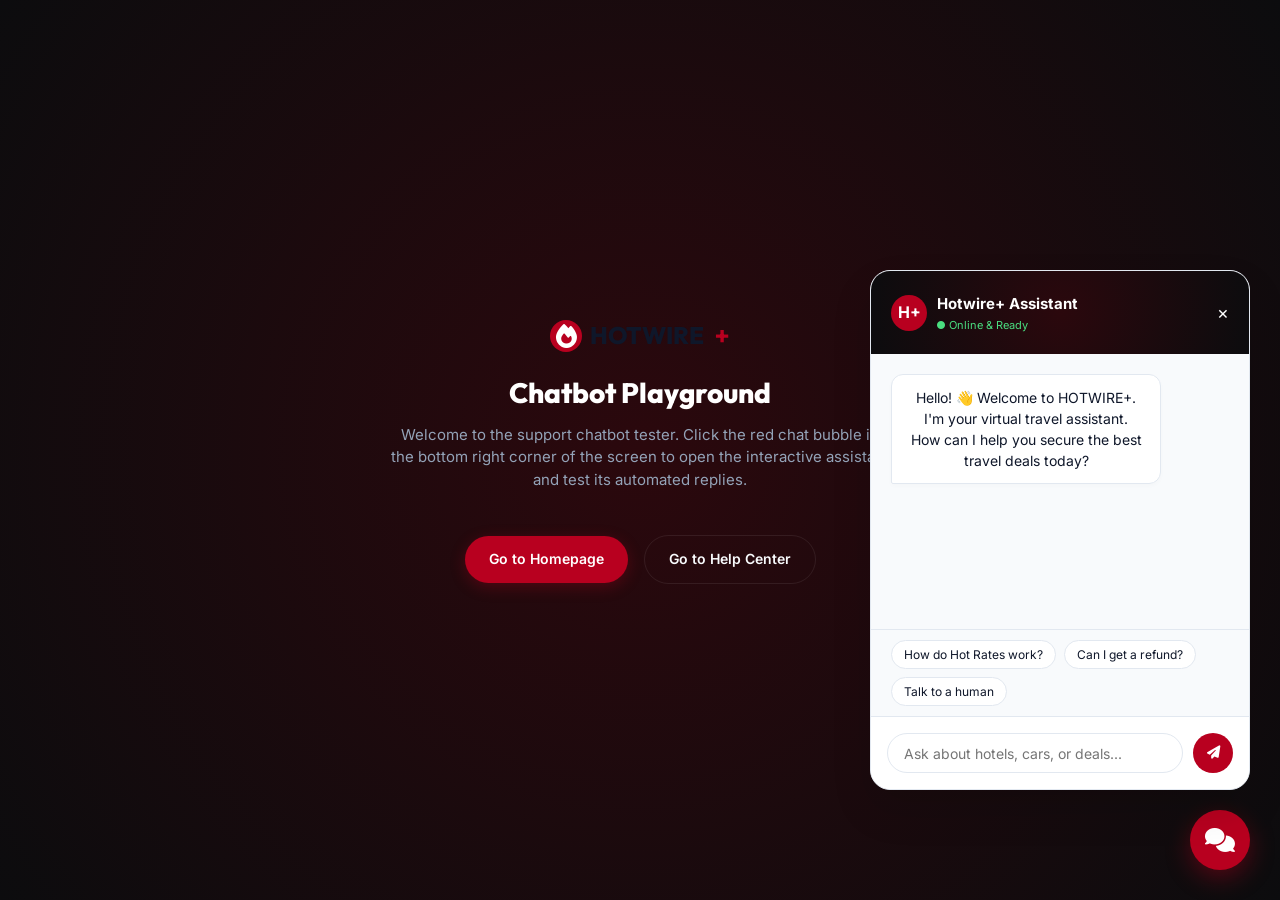
<file: chatbot.html>
<!DOCTYPE html>
<html lang="en">
<head>
  <meta charset="UTF-8">
  <meta name="viewport" content="width=device-width, initial-scale=1.0">
  <title>HOTWIRE+ | Support Chatbot Assistant</title>
  <link rel="stylesheet" href="style.css">
  <link rel="stylesheet" href="https://cdnjs.cloudflare.com/ajax/libs/font-awesome/6.4.0/css/all.min.css">
</head>
<body style="background: var(--bg-dark-radial); min-height: 100vh; display: flex; align-items: center; justify-content: center; flex-direction: column; color: white; padding: 24px; text-align: center;">

  <div style="max-width: 500px; margin-bottom: 24px;">
    <a href="index.html" class="logo" style="display:inline-flex; justify-content:center; margin-bottom:16px;">
      <div class="logo-flame">
        <i class="fa-solid fa-fire"></i>
      </div>
      HOTWIRE<span class="logo-plus">+</span>
    </a>
    <h2 style="font-size:28px; font-weight:800; margin-bottom:8px;">Chatbot Playground</h2>
    <p style="color:var(--text-muted-dark); font-size:15px; line-height:1.5;">Welcome to the support chatbot tester. Click the red chat bubble in the bottom right corner of the screen to open the interactive assistant and test its automated replies.</p>
  </div>

  <div style="margin-top: 20px;">
    <a href="index.html" class="btn btn-primary" style="margin-right:12px;">Go to Homepage</a>
    <a href="support.html" class="btn btn-outline-white">Go to Help Center</a>
  </div>

  <!-- Chatbot Container Widget -->
  <div class="chatbot-container" id="chatbot-container"></div>

  <!-- JS Scripts -->
  <script src="chatbot.js"></script>
  <script>
    // Automatically open the chatbot window on load in this playground
    window.addEventListener('DOMContentLoaded', () => {
      setTimeout(() => {
        toggleChatbot();
      }, 500);
    });
  </script>
</body>
</html>
</file>
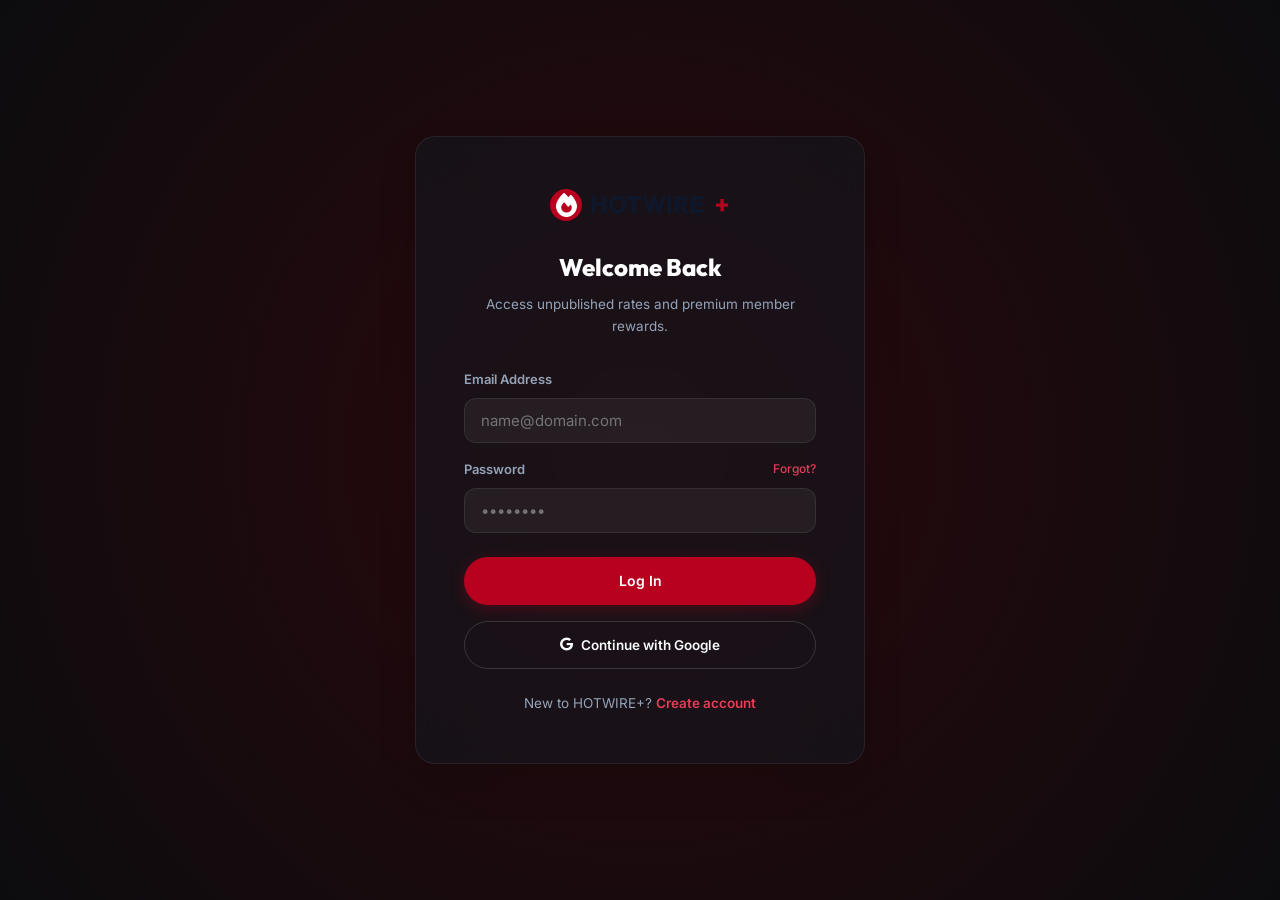
<file: login.html>
<!DOCTYPE html>
<html lang="en">
<head>
  <meta charset="UTF-8">
  <meta name="viewport" content="width=device-width, initial-scale=1.0">
  <title>HOTWIRE+ | Access Premium Bookings</title>
  <link rel="stylesheet" href="style.css">
  <link rel="stylesheet" href="https://cdnjs.cloudflare.com/ajax/libs/font-awesome/6.4.0/css/all.min.css">
</head>
<body class="login-body">

  <div class="login-card">
    <a href="index.html" class="logo text-center" style="display:inline-flex; justify-content:center; margin-bottom:24px;">
      <div class="logo-flame">
        <i class="fa-solid fa-fire"></i>
      </div>
      HOTWIRE<span class="logo-plus">+</span>
    </a>

    <h2 style="font-size:24px; font-weight:800; margin-bottom:8px; color:white;">Welcome Back</h2>
    <p style="color:var(--text-muted-dark); font-size:13.5px; margin-bottom:32px;">Access unpublished rates and premium member rewards.</p>

    <form onsubmit="handleLogin(event)">
      <div class="form-group" style="text-align:left; margin-bottom:16px;">
        <label class="form-label" style="color:var(--text-muted-dark);">Email Address</label>
        <input type="email" class="form-control" style="background:rgba(255,255,255,0.05); border-color:var(--border-dark); color:white;" placeholder="name@domain.com" required>
      </div>

      <div class="form-group" style="text-align:left; margin-bottom:24px;">
        <div class="d-flex justify-content-between">
          <label class="form-label" style="color:var(--text-muted-dark);">Password</label>
          <a href="#" style="font-size:12px; color:var(--accent-color); font-weight:500;">Forgot?</a>
        </div>
        <input type="password" class="form-control" style="background:rgba(255,255,255,0.05); border-color:var(--border-dark); color:white;" placeholder="••••••••" required>
      </div>

      <button type="submit" class="btn btn-primary" style="width:100%; height:48px; margin-bottom:16px;">Log In</button>
    </form>

    <button class="btn btn-outline-white" style="width:100%; height:48px; font-size:13.5px; border-color:rgba(255,255,255,0.15);" onclick="window.location.href='index.html'">
      <i class="fa-brands fa-google"></i> Continue with Google
    </button>

    <p style="color:var(--text-muted-dark); font-size:13.5px; margin-top:24px;">
      New to HOTWIRE+? <a href="#" style="color:var(--accent-color); font-weight:600;">Create account</a>
    </p>
  </div>

  <script>
    function handleLogin(e) {
      e.preventDefault();
      // Mock log in success
      localStorage.setItem('user_logged_in', 'true');
      window.location.href = 'index.html';
    }
  </script>
</body>
</html>
</file>
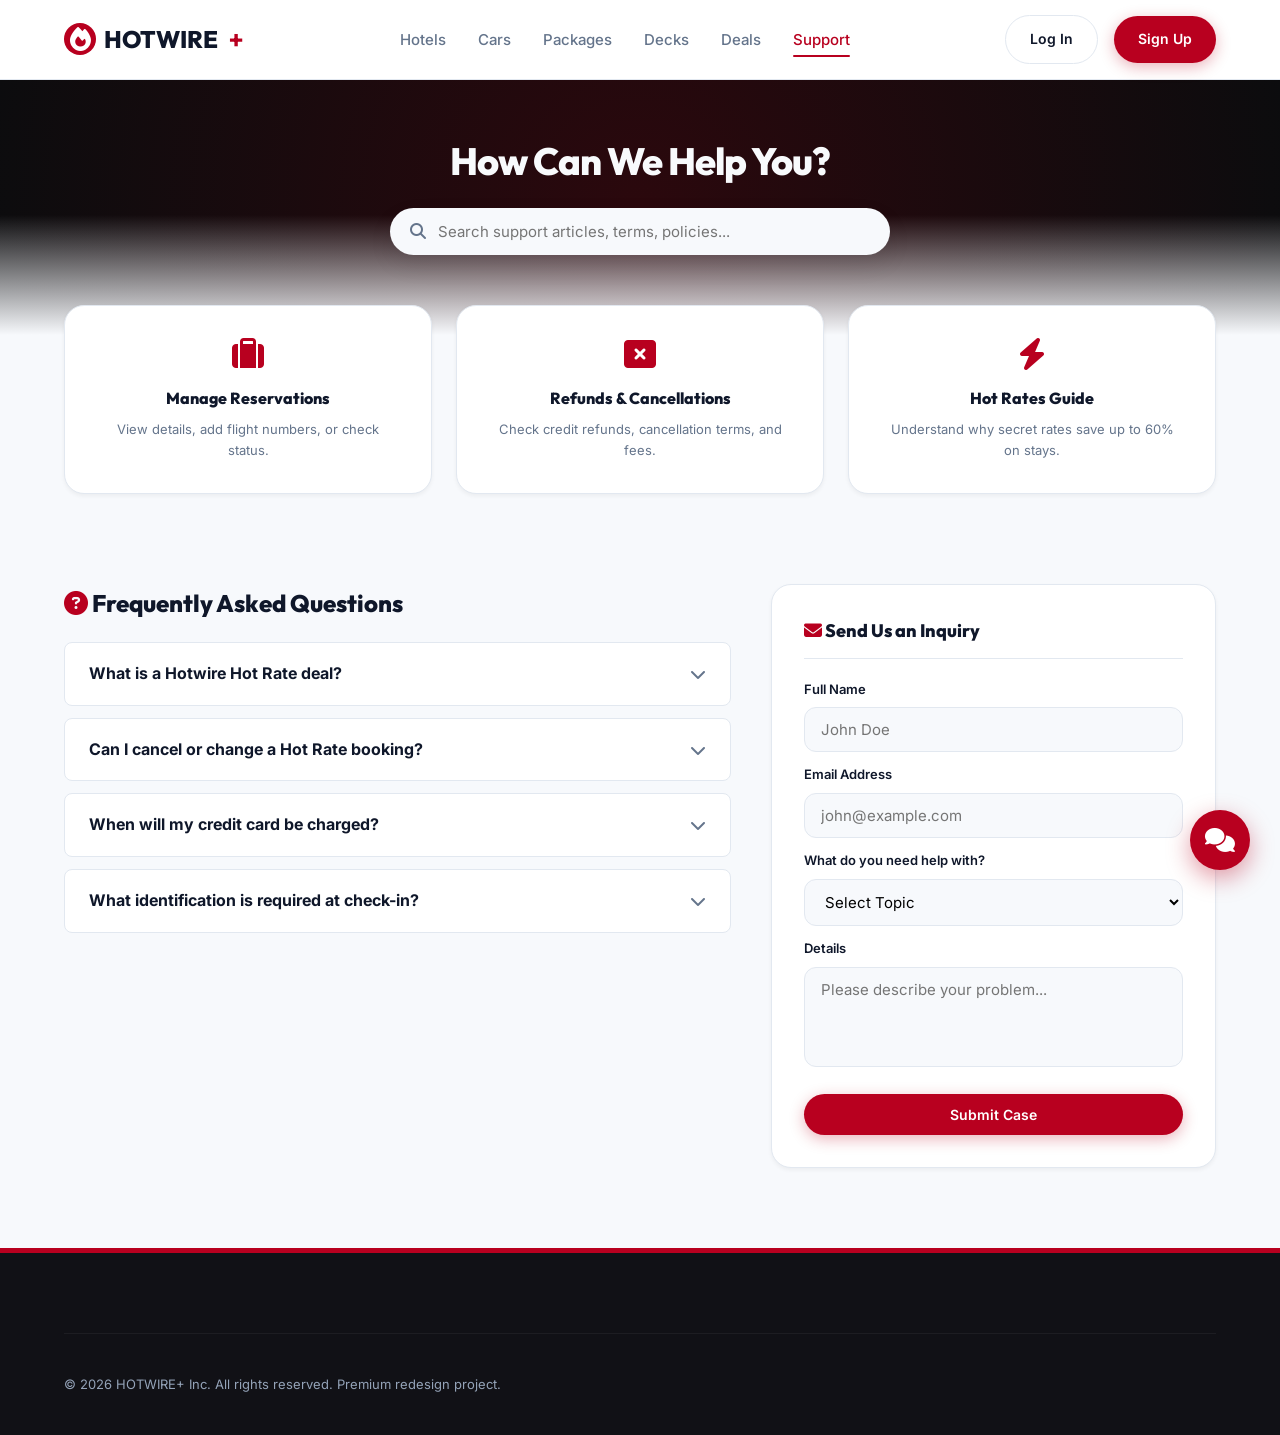
<file: support.html>
<!DOCTYPE html>
<html lang="en">
<head>
  <meta charset="UTF-8">
  <meta name="viewport" content="width=device-width, initial-scale=1.0">
  <title>HOTWIRE+ | Help & Support Center</title>
  <link rel="stylesheet" href="style.css">
  <link rel="stylesheet" href="https://cdnjs.cloudflare.com/ajax/libs/font-awesome/6.4.0/css/all.min.css">
  <style>
    /* Accordion FAQ styles */
    .faq-container {
      margin-top: 20px;
    }
    .faq-item {
      background: white;
      border: 1px solid var(--border-light);
      border-radius: var(--radius-sm);
      margin-bottom: 12px;
      overflow: hidden;
      transition: all var(--transition-fast);
    }
    .faq-header {
      padding: 18px 24px;
      font-weight: 700;
      color: var(--text-dark);
      cursor: pointer;
      display: flex;
      justify-content: space-between;
      align-items: center;
      user-select: none;
    }
    .faq-header:hover {
      background: var(--bg-light);
    }
    .faq-body {
      padding: 0 24px;
      max-height: 0;
      overflow: hidden;
      transition: max-height 0.3s ease-out, padding 0.3s ease-out;
      font-size: 14.5px;
      color: var(--text-muted);
      line-height: 1.6;
    }
    .faq-item.active {
      border-color: var(--primary-color);
    }
    .faq-item.active .faq-body {
      padding: 0 24px 20px 24px;
      max-height: 200px;
    }
    .faq-item.active .faq-icon {
      transform: rotate(180deg);
      color: var(--primary-color);
    }
    .faq-icon {
      transition: transform var(--transition-fast);
      color: var(--text-muted);
    }
  </style>
</head>
<body>

  <!-- Premium Navigation Header -->
  <header class="premium-header">
    <div class="container nav-container">
      <a href="index.html" class="logo" id="header-logo">
        <div class="logo-flame">
          <i class="fa-solid fa-fire"></i>
        </div>
        HOTWIRE<span class="logo-plus">+</span>
      </a>
      
      <ul class="nav-menu">
        <li><a href="index.html" class="nav-link" id="nav-link-hotels">Hotels</a></li>
        <li><a href="index.html?tab=cars" class="nav-link" id="nav-link-cars">Cars</a></li>
        <li><a href="results.html" class="nav-link" id="nav-link-packages">Packages</a></li>
        <li><a href="results.html" class="nav-link" id="nav-link-decks">Decks</a></li>
        <li><a href="results.html" class="nav-link" id="nav-link-deals">Deals</a></li>
        <li><a href="support.html" class="nav-link active" id="nav-link-support">Support</a></li>
      </ul>

      <div class="nav-actions">
        <a href="login.html" class="btn btn-outline" id="btn-login">Log In</a>
        <a href="login.html" class="btn btn-primary" id="btn-signup">Sign Up</a>
      </div>
    </div>
  </header>

  <!-- Support Header Banner -->
  <section class="hero-section" style="padding: 60px 0 80px 0;">
    <div class="container">
      <h1 class="hero-title" style="font-size: 38px;">How Can We Help You?</h1>
      <div style="max-width: 500px; margin: 0 auto; position:relative;">
        <input type="text" class="form-control" style="border-radius: 30px; padding: 14px 20px 14px 48px; border:none; box-shadow:var(--shadow-md); font-size:15px;" placeholder="Search support articles, terms, policies...">
        <i class="fa-solid fa-magnifying-glass" style="position:absolute; left:20px; top:50%; transform:translateY(-50%); color:var(--text-muted);"></i>
      </div>
    </div>
  </section>

  <!-- Support Body Grid -->
  <div class="container" style="margin-top: -30px; position:relative; z-index:5;">
    <!-- Category Cards -->
    <div class="cards-grid" style="grid-template-columns: repeat(3, 1fr); gap: 24px; margin-bottom: 50px;">
      <div class="form-card text-center" style="margin-bottom:0; cursor:pointer; transition:all 0.3s;" onclick="alert('Redirecting to Reservations help panel...')">
        <i class="fa-solid fa-suitcase" style="font-size:32px; color:var(--primary-color); margin-bottom:16px;"></i>
        <h3 style="font-size:16px; font-weight:800; margin-bottom:8px;">Manage Reservations</h3>
        <p style="color:var(--text-muted); font-size:13px;">View details, add flight numbers, or check status.</p>
      </div>

      <div class="form-card text-center" style="margin-bottom:0; cursor:pointer; transition:all 0.3s;" onclick="alert('Redirecting to Cancellations help panel...')">
        <i class="fa-solid fa-rectangle-xmark" style="font-size:32px; color:var(--primary-color); margin-bottom:16px;"></i>
        <h3 style="font-size:16px; font-weight:800; margin-bottom:8px;">Refunds & Cancellations</h3>
        <p style="color:var(--text-muted); font-size:13px;">Check credit refunds, cancellation terms, and fees.</p>
      </div>

      <div class="form-card text-center" style="margin-bottom:0; cursor:pointer; transition:all 0.3s;" onclick="alert('Opening Hot Rates explanatory guide...')">
        <i class="fa-solid fa-bolt" style="font-size:32px; color:var(--primary-color); margin-bottom:16px;"></i>
        <h3 style="font-size:16px; font-weight:800; margin-bottom:8px;">Hot Rates Guide</h3>
        <p style="color:var(--text-muted); font-size:13px;">Understand why secret rates save up to 60% on stays.</p>
      </div>
    </div>

    <!-- Details Grid -->
    <div class="details-layout" style="grid-template-columns: 1.5fr 1fr; gap: 40px; padding-bottom: 80px;">
      <!-- FAQs section -->
      <div>
        <h2 style="font-size:24px; font-weight:800; margin-bottom:20px; color:var(--text-dark);"><i class="fa-solid fa-circle-question" style="color:var(--primary-color);"></i> Frequently Asked Questions</h2>
        
        <div class="faq-container">
          <div class="faq-item">
            <div class="faq-header" onclick="toggleFaq(this)">
              <span>What is a Hotwire Hot Rate deal?</span>
              <i class="fa-solid fa-chevron-down faq-icon"></i>
            </div>
            <div class="faq-body">
              Hot Rate deals are special deep-discount offers where the exact brand name of the hotel or car rental company is kept secret until the booking is paid and confirmed. This allows luxury brands to sell extra inventory without diluting their standard pricing.
            </div>
          </div>

          <div class="faq-item">
            <div class="faq-header" onclick="toggleFaq(this)">
              <span>Can I cancel or change a Hot Rate booking?</span>
              <i class="fa-solid fa-chevron-down faq-icon"></i>
            </div>
            <div class="faq-body">
              To offer such massive discounts (up to 60% off standard rates), Hot Rate hotel bookings and car rentals are non-refundable, non-changeable, non-transferable, and non-cancelable. Please double-check your check-in dates and location before paying.
            </div>
          </div>

          <div class="faq-item">
            <div class="faq-header" onclick="toggleFaq(this)">
              <span>When will my credit card be charged?</span>
              <i class="fa-solid fa-chevron-down faq-icon"></i>
            </div>
            <div class="faq-body">
              Your credit card will be charged immediately for the full amount of the booking upon clicking "Complete Secure Booking". This ensures your reservation is locked in at the secret discounted rate.
            </div>
          </div>

          <div class="faq-item">
            <div class="faq-header" onclick="toggleFaq(this)">
              <span>What identification is required at check-in?</span>
              <i class="fa-solid fa-chevron-down faq-icon"></i>
            </div>
            <div class="faq-body">
              You must present a government-issued photo ID (driver's license or passport) and a physical credit card in the primary traveler's name. The hotel/car provider requires this for security deposits and incidental charges.
            </div>
          </div>
        </div>
      </div>

      <!-- Contact Form -->
      <aside>
        <div class="form-card" style="margin-bottom:0;">
          <h3 style="font-size:18px; font-weight:800; border-bottom:1px solid var(--border-light); padding-bottom:12px; margin-bottom:20px; color:var(--text-dark);">
            <i class="fa-solid fa-envelope" style="color:var(--primary-color);"></i> Send Us an Inquiry
          </h3>
          <form onsubmit="handleInquiry(event)">
            <div class="form-group" style="margin-bottom:12px;">
              <label class="form-label">Full Name</label>
              <input type="text" class="form-control" placeholder="John Doe" required>
            </div>
            <div class="form-group" style="margin-bottom:12px;">
              <label class="form-label">Email Address</label>
              <input type="email" class="form-control" placeholder="john@example.com" required>
            </div>
            <div class="form-group" style="margin-bottom:12px;">
              <label class="form-label">What do you need help with?</label>
              <select class="form-control" style="background:var(--bg-light);" required>
                <option value="">Select Topic</option>
                <option value="billing">Billing & Overcharges</option>
                <option value="cancel">Booking Cancellations</option>
                <option value="partner">Partnering with Hotwire+</option>
                <option value="other">Other Issues</option>
              </select>
            </div>
            <div class="form-group" style="margin-bottom:20px;">
              <label class="form-label">Details</label>
              <textarea class="form-control" style="height:100px; resize:none;" placeholder="Please describe your problem..." required></textarea>
            </div>
            <button type="submit" class="btn btn-primary" style="width:100%;">Submit Case</button>
          </form>
        </div>
      </aside>
    </div>
  </div>

  <!-- Premium Footer -->
  <footer class="premium-footer">
    <div class="container">
      <div class="footer-bottom">
        <p>&copy; 2026 HOTWIRE+ Inc. All rights reserved. Premium redesign project.</p>
      </div>
    </div>
  </footer>

  <!-- Chatbot Container -->
  <div class="chatbot-container" id="chatbot-container"></div>

  <script>
    // FAQ Accordion Toggle
    function toggleFaq(header) {
      const item = header.closest('.faq-item');
      const isActive = item.classList.contains('active');
      
      // Close all first
      document.querySelectorAll('.faq-item').forEach(i => i.classList.remove('active'));
      
      if (!isActive) {
        item.classList.add('active');
      }
    }

    // Submit inquiry
    function handleInquiry(e) {
      e.preventDefault();
      alert('Support case submitted successfully! Our support agents will email you within 24 hours.');
      e.target.reset();
    }
  </script>
  <script src="chatbot.js"></script>
</body>
</html>
</file>
<file: style.css>
@import url('https://fonts.googleapis.com/css2?family=Inter:wght@300;400;500;600;700&family=Outfit:wght@400;500;600;700;800&display=swap');

:root {
  --primary-color: #B8001F;
  --primary-hover: #900018;
  --primary-light: rgba(184, 0, 31, 0.1);
  --accent-color: #E23E57;
  --bg-dark: #0F0F12;
  --bg-dark-radial: radial-gradient(circle at center, #2b080d 0%, #0c0c0e 100%);
  --bg-light: #F7F9FC;
  --surface-light: #FFFFFF;
  --surface-dark: #16161D;
  --border-light: #E2E8F0;
  --border-dark: rgba(255, 255, 255, 0.08);
  --text-dark: #0F172A;
  --text-light: #F8FAFC;
  --text-muted: #64748B;
  --text-muted-dark: #94A3B8;
  --shadow-sm: 0 2px 4px rgba(0, 0, 0, 0.05);
  --shadow-md: 0 10px 25px rgba(0, 0, 0, 0.08);
  --shadow-lg: 0 20px 40px rgba(0, 0, 0, 0.12);
  --glass-bg: rgba(22, 22, 29, 0.75);
  --glass-border: rgba(255, 255, 255, 0.07);
  --glass-blur: blur(16px);
  --radius-sm: 8px;
  --radius-md: 12px;
  --radius-lg: 20px;
  --radius-xl: 30px;
  --transition-fast: 0.2s cubic-bezier(0.4, 0, 0.2, 1);
  --transition-normal: 0.3s cubic-bezier(0.4, 0, 0.2, 1);
  --font-sans: 'Inter', sans-serif;
  --font-title: 'Outfit', sans-serif;
}

* {
  margin: 0;
  padding: 0;
  box-sizing: border-box;
  font-family: var(--font-sans);
}

body {
  background-color: var(--bg-light);
  color: var(--text-dark);
  line-height: 1.6;
  overflow-x: hidden;
}

/* Typography */
h1, h2, h3, h4, h5, h6 {
  font-family: var(--font-title);
  color: inherit;
  font-weight: 700;
}

a {
  text-decoration: none;
  color: inherit;
  transition: var(--transition-fast);
}

/* Custom Scrollbar */
::-webkit-scrollbar {
  width: 8px;
}
::-webkit-scrollbar-track {
  background: var(--bg-light);
}
::-webkit-scrollbar-thumb {
  background: #CBD5E1;
  border-radius: 4px;
}
::-webkit-scrollbar-thumb:hover {
  background: #94A3B8;
}

/* Utility Classes */
.container {
  max-width: 1200px;
  margin: 0 auto;
  padding: 0 24px;
}

.section-padding {
  padding: 80px 0;
}

.text-center { text-align: center; }
.d-flex { display: flex; }
.align-items-center { align-items: center; }
.justify-content-between { justify-content: space-between; }
.flex-column { flex-direction: column; }

/* Buttons */
.btn {
  display: inline-flex;
  align-items: center;
  justify-content: center;
  padding: 12px 24px;
  border-radius: var(--radius-xl);
  font-weight: 600;
  font-size: 14px;
  cursor: pointer;
  transition: all var(--transition-normal);
  border: none;
  outline: none;
  gap: 8px;
}

.btn-primary {
  background-color: var(--primary-color);
  color: white;
  box-shadow: 0 4px 15px rgba(184, 0, 31, 0.3);
}

.btn-primary:hover {
  background-color: var(--primary-hover);
  transform: translateY(-2px);
  box-shadow: 0 6px 20px rgba(184, 0, 31, 0.4);
}

.btn-primary:active {
  transform: translateY(0);
}

.btn-outline {
  background-color: transparent;
  color: var(--text-dark);
  border: 1.5px solid var(--border-light);
}

.btn-outline:hover {
  background-color: var(--border-light);
  transform: translateY(-2px);
}

.btn-outline-white {
  background-color: transparent;
  color: var(--text-light);
  border: 1.5px solid var(--border-dark);
}

.btn-outline-white:hover {
  background-color: rgba(255, 255, 255, 0.1);
  border-color: var(--text-light);
  transform: translateY(-2px);
}

.btn-sm {
  padding: 8px 16px;
  font-size: 12px;
}

/* Header/Navigation */
.premium-header {
  background-color: var(--surface-light);
  border-bottom: 1px solid var(--border-light);
  position: sticky;
  top: 0;
  z-index: 100;
  height: 80px;
  transition: var(--transition-normal);
}

.premium-header.scrolled {
  box-shadow: var(--shadow-md);
  height: 70px;
}

.nav-container {
  display: flex;
  align-items: center;
  justify-content: space-between;
  height: 100%;
}

.logo {
  display: flex;
  align-items: center;
  gap: 8px;
  font-family: var(--font-title);
  font-size: 24px;
  font-weight: 800;
  color: var(--text-dark);
}

.logo-flame {
  background: var(--primary-color);
  width: 32px;
  height: 32px;
  border-radius: 50%;
  display: flex;
  align-items: center;
  justify-content: center;
  color: white;
}

.logo-plus {
  color: var(--primary-color);
  margin-left: 2px;
}

.nav-menu {
  display: flex;
  align-items: center;
  list-style: none;
  gap: 32px;
}

.nav-link {
  font-weight: 500;
  font-size: 15px;
  color: var(--text-muted);
  position: relative;
  padding: 8px 0;
}

.nav-link:hover, .nav-link.active {
  color: var(--primary-color);
}

.nav-link.active::after {
  content: '';
  position: absolute;
  bottom: 0;
  left: 0;
  width: 100%;
  height: 2px;
  background-color: var(--primary-color);
  border-radius: 2px;
}

.nav-actions {
  display: flex;
  align-items: center;
  gap: 16px;
}

/* Hero Section */
.hero-section {
  background: var(--bg-dark-radial);
  color: var(--text-light);
  padding: 100px 0 140px 0;
  position: relative;
  text-align: center;
  overflow: hidden;
}

.hero-section::before {
  content: '';
  position: absolute;
  bottom: 0;
  left: 0;
  width: 100%;
  height: 120px;
  background: linear-gradient(to top, var(--bg-light), transparent);
  pointer-events: none;
}

.hero-title {
  font-size: 54px;
  font-weight: 800;
  letter-spacing: -1px;
  margin-bottom: 24px;
  line-height: 1.15;
  animation: fadeInUp 0.8s cubic-bezier(0.16, 1, 0.3, 1);
}

/* Search Widget (Glassmorphism) */
.search-widget-container {
  max-width: 950px;
  margin: -80px auto 0 auto;
  position: relative;
  z-index: 10;
  padding: 0 24px;
  animation: fadeInUp 1s cubic-bezier(0.16, 1, 0.3, 1) 0.2s both;
}

.search-widget {
  background: var(--glass-bg);
  border: 1px solid var(--glass-border);
  backdrop-filter: var(--glass-blur);
  border-radius: var(--radius-lg);
  box-shadow: var(--shadow-lg);
  padding: 24px 32px 32px 32px;
}

.widget-tabs {
  display: flex;
  gap: 8px;
  margin-bottom: 20px;
}

.widget-tab {
  background: rgba(255, 255, 255, 0.05);
  border: 1px solid rgba(255, 255, 255, 0.03);
  color: var(--text-muted-dark);
  padding: 10px 20px;
  border-radius: var(--radius-sm);
  cursor: pointer;
  font-weight: 600;
  font-size: 14px;
  display: flex;
  align-items: center;
  gap: 8px;
  transition: all var(--transition-fast);
}

.widget-tab:hover {
  background: rgba(255, 255, 255, 0.1);
  color: var(--text-light);
}

.widget-tab.active {
  background: rgba(255, 255, 255, 0.15);
  color: var(--text-light);
  border-color: rgba(255, 255, 255, 0.1);
}

.search-grid {
  display: grid;
  grid-template-columns: 1.5fr 1fr 1.25fr 0.75fr;
  gap: 16px;
  align-items: flex-end;
}

.input-group {
  display: flex;
  flex-direction: column;
  gap: 8px;
  text-align: left;
  position: relative;
}

.input-label {
  font-size: 12px;
  font-weight: 600;
  color: var(--text-muted-dark);
  text-transform: uppercase;
  letter-spacing: 0.5px;
}

.input-control-wrapper {
  position: relative;
  width: 100%;
}

.input-icon {
  position: absolute;
  left: 16px;
  top: 50%;
  transform: translateY(-50%);
  color: var(--text-muted-dark);
  pointer-events: none;
}

.input-control {
  width: 100%;
  background: white;
  border: 1px solid var(--border-light);
  border-radius: var(--radius-md);
  padding: 14px 16px 14px 44px;
  font-size: 15px;
  font-weight: 500;
  color: var(--text-dark);
  outline: none;
  transition: all var(--transition-fast);
  cursor: pointer;
}

.input-control:focus {
  border-color: var(--primary-color);
  box-shadow: 0 0 0 3px var(--primary-light);
}

/* Custom Dropdowns */
.custom-dropdown-menu {
  position: absolute;
  top: calc(100% + 8px);
  left: 0;
  width: 100%;
  min-width: 250px;
  background: white;
  border: 1px solid var(--border-light);
  border-radius: var(--radius-md);
  box-shadow: var(--shadow-lg);
  z-index: 100;
  padding: 16px;
  display: none;
}

.custom-dropdown-menu.active {
  display: block;
  animation: fadeInDown 0.2s ease-out;
}

.dropdown-row {
  display: flex;
  justify-content: space-between;
  align-items: center;
  margin-bottom: 12px;
}

.dropdown-row:last-child {
  margin-bottom: 0;
}

.counter-controls {
  display: flex;
  align-items: center;
  gap: 12px;
}

.counter-btn {
  width: 28px;
  height: 28px;
  border-radius: 50%;
  border: 1px solid var(--border-light);
  background: var(--bg-light);
  display: flex;
  align-items: center;
  justify-content: center;
  cursor: pointer;
  font-weight: bold;
}

.counter-btn:hover {
  background: var(--border-light);
}

/* Destination Cards Section */
.destinations-section {
  padding: 60px 0;
}

.section-title-wrapper {
  margin-bottom: 32px;
}

.section-title {
  font-size: 32px;
  font-weight: 800;
  color: var(--text-dark);
}

.cards-grid {
  display: grid;
  grid-template-columns: repeat(4, 1fr);
  gap: 24px;
}

.dest-card {
  background: white;
  border-radius: var(--radius-lg);
  overflow: hidden;
  box-shadow: var(--shadow-md);
  transition: all var(--transition-normal);
  position: relative;
  height: 420px;
  cursor: pointer;
}

.dest-card:hover {
  transform: translateY(-8px);
  box-shadow: var(--shadow-lg);
}

.dest-img-container {
  width: 100%;
  height: 100%;
  position: relative;
}

.dest-img {
  width: 100%;
  height: 100%;
  object-fit: cover;
  transition: transform var(--transition-normal);
}

.dest-card:hover .dest-img {
  transform: scale(1.08);
}

.dest-overlay {
  position: absolute;
  bottom: 0;
  left: 0;
  width: 100%;
  height: 60%;
  background: linear-gradient(to top, rgba(0, 0, 0, 0.95) 0%, rgba(0, 0, 0, 0.5) 50%, transparent 100%);
  padding: 24px;
  display: flex;
  flex-direction: column;
  justify-content: flex-end;
  color: white;
}

.dest-name {
  font-size: 22px;
  font-weight: 800;
  margin-bottom: 4px;
  text-transform: uppercase;
  letter-spacing: 0.5px;
}

.dest-desc {
  font-size: 13px;
  color: #CBD5E1;
  margin-bottom: 20px;
}

.dest-footer {
  display: flex;
  justify-content: space-between;
  align-items: center;
  border-top: 1px solid rgba(255, 255, 255, 0.15);
  padding-top: 16px;
}

.dest-price-label {
  font-size: 11px;
  color: #94A3B8;
  text-transform: uppercase;
  letter-spacing: 0.5px;
}

.dest-price {
  font-size: 18px;
  font-weight: 800;
  color: white;
}

.dest-price span {
  font-size: 12px;
  font-weight: 400;
  color: #94A3B8;
}

.dest-btn {
  background: white;
  color: var(--text-dark);
  font-weight: 600;
  font-size: 13px;
  padding: 8px 16px;
  border-radius: var(--radius-xl);
  border: none;
  cursor: pointer;
  transition: all var(--transition-fast);
}

.dest-btn:hover {
  background: var(--primary-color);
  color: white;
}

/* Category Filter Badges */
.categories-section {
  padding: 40px 0;
  background-color: white;
  border-top: 1px solid var(--border-light);
  border-bottom: 1px solid var(--border-light);
}

.categories-container {
  display: flex;
  justify-content: space-between;
  align-items: center;
}

.category-group {
  display: flex;
  flex-direction: column;
  gap: 12px;
}

.category-label {
  font-size: 18px;
  font-weight: 700;
  color: var(--text-dark);
}

.badge-row {
  display: flex;
  gap: 12px;
  flex-wrap: wrap;
}

.badge-pill {
  display: flex;
  align-items: center;
  gap: 8px;
  background: var(--bg-light);
  border: 1px solid var(--border-light);
  padding: 10px 20px;
  border-radius: var(--radius-xl);
  cursor: pointer;
  font-size: 14px;
  font-weight: 500;
  transition: all var(--transition-fast);
}

.badge-pill:hover {
  background: var(--primary-light);
  border-color: var(--primary-color);
  color: var(--primary-color);
}

.badge-pill.active {
  background: var(--primary-color);
  border-color: var(--primary-color);
  color: white;
}

/* Results Page Layout */
.results-page {
  padding: 40px 0 80px 0;
}

.search-summary-bar {
  background: white;
  border: 1px solid var(--border-light);
  border-radius: var(--radius-md);
  padding: 16px 24px;
  display: flex;
  justify-content: space-between;
  align-items: center;
  margin-bottom: 30px;
  box-shadow: var(--shadow-sm);
}

.summary-details {
  display: flex;
  gap: 32px;
}

.summary-item {
  display: flex;
  flex-direction: column;
}

.summary-label {
  font-size: 11px;
  color: var(--text-muted);
  text-transform: uppercase;
  font-weight: 600;
}

.summary-val {
  font-size: 15px;
  font-weight: 700;
  color: var(--text-dark);
}

.results-layout {
  display: grid;
  grid-template-columns: 280px 1fr;
  gap: 30px;
}

/* Sidebar Filters */
.filters-sidebar {
  background: white;
  border: 1px solid var(--border-light);
  border-radius: var(--radius-lg);
  padding: 24px;
  height: fit-content;
  position: sticky;
  top: 100px;
  box-shadow: var(--shadow-sm);
}

.filter-section {
  margin-bottom: 24px;
  border-bottom: 1px solid var(--border-light);
  padding-bottom: 24px;
}

.filter-section:last-child {
  margin-bottom: 0;
  border-bottom: none;
  padding-bottom: 0;
}

.filter-title {
  font-size: 16px;
  font-weight: 700;
  margin-bottom: 16px;
  color: var(--text-dark);
}

.checkbox-group {
  display: flex;
  flex-direction: column;
  gap: 12px;
}

.checkbox-container {
  display: flex;
  align-items: center;
  position: relative;
  padding-left: 28px;
  cursor: pointer;
  font-size: 14px;
  font-weight: 500;
  user-select: none;
}

.checkbox-container input {
  position: absolute;
  opacity: 0;
  cursor: pointer;
  height: 0;
  width: 0;
}

.checkmark {
  position: absolute;
  top: 0;
  left: 0;
  height: 18px;
  width: 18px;
  background-color: var(--bg-light);
  border: 1px solid var(--border-light);
  border-radius: 4px;
}

.checkbox-container:hover input ~ .checkmark {
  background-color: #E2E8F0;
}

.checkbox-container input:checked ~ .checkmark {
  background-color: var(--primary-color);
  border-color: var(--primary-color);
}

.checkmark:after {
  content: "";
  position: absolute;
  display: none;
}

.checkbox-container input:checked ~ .checkmark:after {
  display: block;
}

.checkbox-container .checkmark:after {
  left: 6px;
  top: 2px;
  width: 4px;
  height: 9px;
  border: solid white;
  border-width: 0 2px 2px 0;
  transform: rotate(45deg);
}

.price-range-inputs {
  display: flex;
  gap: 8px;
  align-items: center;
}

.price-input {
  width: 100%;
  padding: 8px 12px;
  border: 1px solid var(--border-light);
  border-radius: var(--radius-sm);
  outline: none;
  font-size: 14px;
}

/* Hotel Cards */
.hotel-list {
  display: flex;
  flex-direction: column;
  gap: 20px;
}

/* Hot Rate Card (Premium Hotwire feature) */
.hot-rate-card {
  border: 2px solid var(--primary-color);
  background: linear-gradient(135deg, #FFF5F5 0%, #FFFFFF 100%);
  border-radius: var(--radius-lg);
  overflow: hidden;
  box-shadow: var(--shadow-md);
  display: flex;
  position: relative;
  transition: all var(--transition-normal);
}

.hot-rate-card:hover {
  transform: translateY(-4px);
  box-shadow: var(--shadow-lg);
}

.hot-rate-badge {
  position: absolute;
  top: 16px;
  left: 16px;
  background: var(--primary-color);
  color: white;
  padding: 6px 12px;
  font-size: 11px;
  font-weight: 700;
  border-radius: var(--radius-sm);
  text-transform: uppercase;
  letter-spacing: 1px;
  box-shadow: 0 4px 10px rgba(184, 0, 31, 0.25);
  z-index: 2;
}

.hotel-card {
  background: white;
  border: 1px solid var(--border-light);
  border-radius: var(--radius-lg);
  overflow: hidden;
  box-shadow: var(--shadow-sm);
  display: flex;
  transition: all var(--transition-normal);
}

.hotel-card:hover {
  transform: translateY(-4px);
  box-shadow: var(--shadow-md);
}

.hotel-card-img {
  width: 320px;
  min-width: 320px;
  height: 240px;
  object-fit: cover;
}

.hotel-card-body {
  padding: 24px;
  display: flex;
  flex-direction: column;
  justify-content: space-between;
  flex-grow: 1;
}

.hotel-info-top {
  display: flex;
  justify-content: space-between;
  align-items: flex-start;
}

.hotel-name {
  font-size: 22px;
  font-weight: 800;
  color: var(--text-dark);
  margin-bottom: 4px;
}

.hotel-rating-row {
  display: flex;
  align-items: center;
  gap: 12px;
  margin-bottom: 12px;
}

.stars {
  color: #FBBF24;
  display: flex;
  gap: 2px;
}

.guest-score {
  display: flex;
  align-items: center;
  gap: 6px;
  font-size: 13px;
  font-weight: 600;
}

.score-badge {
  background: var(--primary-light);
  color: var(--primary-color);
  padding: 2px 6px;
  border-radius: 4px;
  font-weight: 700;
}

.hotel-amenities {
  display: flex;
  gap: 8px;
  flex-wrap: wrap;
  margin-bottom: 16px;
}

.amenity-tag {
  background: var(--bg-light);
  color: var(--text-muted);
  font-size: 12px;
  padding: 4px 10px;
  border-radius: var(--radius-sm);
  display: flex;
  align-items: center;
  gap: 4px;
}

.hotel-price-box {
  text-align: right;
  display: flex;
  flex-direction: column;
  justify-content: flex-end;
  align-items: flex-end;
  border-left: 1px solid var(--border-light);
  padding-left: 24px;
  min-width: 180px;
}

.original-price {
  text-decoration: line-through;
  color: var(--text-muted);
  font-size: 14px;
}

.current-price {
  font-size: 28px;
  font-weight: 800;
  color: var(--text-dark);
  line-height: 1;
  margin: 4px 0;
}

.current-price.hot-rate-price {
  color: var(--primary-color);
}

.price-sub {
  font-size: 12px;
  color: var(--text-muted);
  margin-bottom: 16px;
}

/* Hotel Details Page layout */
.details-header {
  background: white;
  padding: 30px 0;
  border-bottom: 1px solid var(--border-light);
}

.gallery-grid {
  display: grid;
  grid-template-columns: 2fr 1fr 1fr;
  grid-template-rows: 200px 200px;
  gap: 16px;
  margin: 30px 0;
}

.gallery-item {
  border-radius: var(--radius-md);
  overflow: hidden;
  position: relative;
}

.gallery-item img {
  width: 100%;
  height: 100%;
  object-fit: cover;
  transition: transform var(--transition-normal);
}

.gallery-item img:hover {
  transform: scale(1.04);
}

.gallery-main {
  grid-row: 1 / 3;
}

.details-layout {
  display: grid;
  grid-template-columns: 1fr 380px;
  gap: 40px;
  padding: 40px 0 80px 0;
}

.details-main-content {
  display: flex;
  flex-direction: column;
  gap: 40px;
}

.detail-section {
  background: white;
  border: 1px solid var(--border-light);
  border-radius: var(--radius-lg);
  padding: 32px;
  box-shadow: var(--shadow-sm);
}

.detail-title {
  font-size: 20px;
  font-weight: 700;
  margin-bottom: 20px;
  display: flex;
  align-items: center;
  gap: 10px;
  color: var(--text-dark);
  border-bottom: 1px solid var(--border-light);
  padding-bottom: 12px;
}

.amenities-list {
  display: grid;
  grid-template-columns: repeat(3, 1fr);
  gap: 16px;
}

.amenity-item {
  display: flex;
  align-items: center;
  gap: 10px;
  font-size: 15px;
  color: var(--text-dark);
}

.amenity-icon-wrapper {
  background: var(--bg-light);
  color: var(--primary-color);
  width: 36px;
  height: 36px;
  border-radius: 50%;
  display: flex;
  align-items: center;
  justify-content: center;
}

.room-options-list {
  display: flex;
  flex-direction: column;
  gap: 20px;
}

.room-card {
  border: 1px solid var(--border-light);
  border-radius: var(--radius-md);
  padding: 20px;
  display: flex;
  justify-content: space-between;
  align-items: center;
  transition: all var(--transition-fast);
}

.room-card:hover {
  border-color: var(--primary-color);
  box-shadow: var(--shadow-sm);
}

.room-info {
  display: flex;
  flex-direction: column;
}

.room-name {
  font-size: 18px;
  font-weight: 700;
  color: var(--text-dark);
  margin-bottom: 4px;
}

.room-specs {
  font-size: 13px;
  color: var(--text-muted);
}

.room-price-book {
  display: flex;
  align-items: center;
  gap: 24px;
}

/* Reviews Styling */
.reviews-summary {
  display: flex;
  gap: 40px;
  align-items: center;
  background: var(--bg-light);
  padding: 24px;
  border-radius: var(--radius-md);
  margin-bottom: 30px;
}

.reviews-summary-large {
  font-size: 48px;
  font-weight: 800;
  color: var(--primary-color);
  line-height: 1;
}

.review-item {
  margin-bottom: 24px;
  padding-bottom: 24px;
  border-bottom: 1px solid var(--border-light);
}

.review-item:last-child {
  margin-bottom: 0;
  padding-bottom: 0;
  border-bottom: none;
}

.review-header {
  display: flex;
  justify-content: space-between;
  align-items: center;
  margin-bottom: 8px;
}

.review-author {
  font-weight: 700;
  font-size: 15px;
}

.review-rating {
  background: var(--primary-color);
  color: white;
  padding: 2px 8px;
  font-size: 12px;
  font-weight: 700;
  border-radius: 4px;
}

.review-text {
  font-size: 14px;
  color: var(--text-muted);
}

/* Sticky Booking Sidecard */
.booking-sidecard {
  background: white;
  border: 1px solid var(--border-light);
  border-radius: var(--radius-lg);
  padding: 30px;
  box-shadow: var(--shadow-md);
  height: fit-content;
  position: sticky;
  top: 100px;
}

.sidecard-price {
  font-size: 32px;
  font-weight: 800;
  color: var(--text-dark);
  margin-bottom: 20px;
}

.sidecard-details {
  border-top: 1px solid var(--border-light);
  border-bottom: 1px solid var(--border-light);
  padding: 20px 0;
  margin-bottom: 24px;
  display: flex;
  flex-direction: column;
  gap: 12px;
}

.sidecard-row {
  display: flex;
  justify-content: space-between;
  font-size: 14px;
}

.sidecard-label {
  color: var(--text-muted);
}

.sidecard-value {
  font-weight: 600;
  color: var(--text-dark);
}

/* Booking/Checkout Form Layout */
.booking-layout {
  display: grid;
  grid-template-columns: 1fr 400px;
  gap: 40px;
  padding: 50px 0 80px 0;
}

.form-card {
  background: white;
  border: 1px solid var(--border-light);
  border-radius: var(--radius-lg);
  padding: 32px;
  box-shadow: var(--shadow-sm);
  margin-bottom: 30px;
}

.form-card:last-child {
  margin-bottom: 0;
}

.form-grid {
  display: grid;
  grid-template-columns: repeat(2, 1fr);
  gap: 20px;
  margin-top: 20px;
}

.form-group-full {
  grid-column: 1 / -1;
}

.form-label {
  display: block;
  font-size: 13px;
  font-weight: 600;
  color: var(--text-dark);
  margin-bottom: 8px;
}

.form-control {
  width: 100%;
  padding: 12px 16px;
  border: 1px solid var(--border-light);
  border-radius: var(--radius-md);
  font-size: 15px;
  outline: none;
  background: var(--bg-light);
  transition: all var(--transition-fast);
}

.form-control:focus {
  background: white;
  border-color: var(--primary-color);
  box-shadow: 0 0 0 3px var(--primary-light);
}

/* Confirmation Success Layout */
.confirmation-section {
  padding: 80px 0;
  max-width: 650px;
  margin: 0 auto;
}

.success-card {
  background: white;
  border: 1px solid var(--border-light);
  border-radius: var(--radius-lg);
  padding: 48px;
  text-align: center;
  box-shadow: var(--shadow-lg);
}

.success-icon-wrapper {
  width: 80px;
  height: 80px;
  background: #DCFCE7;
  color: #15803D;
  border-radius: 50%;
  display: flex;
  align-items: center;
  justify-content: center;
  margin: 0 auto 24px auto;
  font-size: 36px;
  animation: scaleIn 0.5s cubic-bezier(0.175, 0.885, 0.32, 1.275);
}

.confirmation-ref {
  background: var(--bg-light);
  border: 1px dashed var(--border-light);
  border-radius: var(--radius-sm);
  padding: 12px 24px;
  font-size: 18px;
  font-weight: 700;
  letter-spacing: 1px;
  margin: 20px 0;
  display: inline-block;
}

.success-details {
  border-top: 1px solid var(--border-light);
  border-bottom: 1px solid var(--border-light);
  padding: 24px 0;
  margin: 30px 0;
  text-align: left;
  display: flex;
  flex-direction: column;
  gap: 16px;
}

/* Chatbot Floating Widget */
.chatbot-container {
  position: fixed;
  bottom: 30px;
  right: 30px;
  z-index: 1000;
  font-family: var(--font-sans);
}

.chatbot-toggle {
  width: 60px;
  height: 60px;
  border-radius: 50%;
  background: var(--primary-color);
  color: white;
  border: none;
  cursor: pointer;
  display: flex;
  align-items: center;
  justify-content: center;
  box-shadow: 0 8px 25px rgba(184, 0, 31, 0.4);
  transition: all var(--transition-normal);
  font-size: 24px;
}

.chatbot-toggle:hover {
  transform: scale(1.1) rotate(5deg);
  box-shadow: 0 10px 30px rgba(184, 0, 31, 0.5);
}

.chatbot-window {
  position: absolute;
  bottom: 80px;
  right: 0;
  width: 380px;
  height: 520px;
  background: white;
  border: 1px solid var(--border-light);
  border-radius: var(--radius-lg);
  box-shadow: var(--shadow-lg);
  display: flex;
  flex-direction: column;
  overflow: hidden;
  transform: translateY(20px) scale(0.95);
  opacity: 0;
  pointer-events: none;
  transition: all var(--transition-normal);
}

.chatbot-window.active {
  transform: translateY(0) scale(1);
  opacity: 1;
  pointer-events: all;
}

.chatbot-header {
  background: var(--bg-dark-radial);
  color: white;
  padding: 20px;
  display: flex;
  justify-content: space-between;
  align-items: center;
}

.chatbot-header-info {
  display: flex;
  align-items: center;
  gap: 10px;
}

.chatbot-avatar {
  width: 36px;
  height: 36px;
  background: var(--primary-color);
  border-radius: 50%;
  display: flex;
  align-items: center;
  justify-content: center;
  font-weight: bold;
}

.chatbot-title {
  font-weight: 700;
  font-size: 15px;
}

.chatbot-status {
  font-size: 11px;
  color: #4ADE80;
  display: flex;
  align-items: center;
  gap: 4px;
}

.chatbot-close {
  background: transparent;
  border: none;
  color: white;
  cursor: pointer;
  font-size: 18px;
}

.chatbot-messages {
  flex-grow: 1;
  padding: 20px;
  overflow-y: auto;
  display: flex;
  flex-direction: column;
  gap: 12px;
  background: #F8FAFC;
}

.chat-message {
  max-width: 80%;
  padding: 12px 16px;
  border-radius: var(--radius-md);
  font-size: 14px;
  line-height: 1.5;
}

.chat-message.bot {
  background: white;
  color: var(--text-dark);
  align-self: flex-start;
  border-bottom-left-radius: 2px;
  box-shadow: 0 2px 5px rgba(0,0,0,0.02);
  border: 1px solid var(--border-light);
}

.chat-message.user {
  background: var(--primary-color);
  color: white;
  align-self: flex-end;
  border-bottom-right-radius: 2px;
}

.chat-quick-replies {
  display: flex;
  gap: 8px;
  flex-wrap: wrap;
  padding: 10px 20px;
  background: #F8FAFC;
  border-top: 1px solid var(--border-light);
}

.quick-reply-btn {
  background: white;
  border: 1px solid var(--border-light);
  padding: 6px 12px;
  border-radius: var(--radius-xl);
  font-size: 12px;
  cursor: pointer;
  transition: all var(--transition-fast);
  color: var(--text-dark);
}

.quick-reply-btn:hover {
  border-color: var(--primary-color);
  color: var(--primary-color);
  background: var(--primary-light);
}

.chatbot-input-area {
  padding: 16px;
  display: flex;
  gap: 10px;
  background: white;
  border-top: 1px solid var(--border-light);
}

.chatbot-input {
  flex-grow: 1;
  border: 1px solid var(--border-light);
  border-radius: var(--radius-xl);
  padding: 10px 16px;
  outline: none;
  font-size: 14px;
}

.chatbot-send {
  width: 40px;
  height: 40px;
  border-radius: 50%;
  background: var(--primary-color);
  color: white;
  border: none;
  cursor: pointer;
  display: flex;
  align-items: center;
  justify-content: center;
  transition: all var(--transition-fast);
}

.chatbot-send:hover {
  background: var(--primary-hover);
}

/* Footer Section */
.premium-footer {
  background: #111116;
  color: #94A3B8;
  padding: 80px 0 40px 0;
  border-top: 5px solid var(--primary-color);
}

.footer-grid {
  display: grid;
  grid-template-columns: 1.5fr repeat(4, 1fr);
  gap: 40px;
  margin-bottom: 60px;
}

.footer-brand {
  display: flex;
  flex-direction: column;
  gap: 20px;
}

.footer-logo {
  color: white;
}

.footer-tagline {
  font-size: 14px;
}

.footer-col-title {
  color: white;
  font-size: 16px;
  font-weight: 700;
  margin-bottom: 24px;
  font-family: var(--font-title);
}

.footer-links {
  list-style: none;
  display: flex;
  flex-direction: column;
  gap: 12px;
}

.footer-link {
  font-size: 14px;
}

.footer-link:hover {
  color: white;
  padding-left: 4px;
}

.footer-bottom {
  border-top: 1px solid rgba(255, 255, 255, 0.05);
  padding-top: 40px;
  display: flex;
  justify-content: space-between;
  align-items: center;
  font-size: 13px;
}

.social-links {
  display: flex;
  gap: 16px;
}

.social-icon {
  width: 36px;
  height: 36px;
  border-radius: 50%;
  background: rgba(255, 255, 255, 0.03);
  display: flex;
  align-items: center;
  justify-content: center;
  color: #94A3B8;
  transition: all var(--transition-fast);
}

.social-icon:hover {
  background: var(--primary-color);
  color: white;
  transform: translateY(-2px);
}

/* Premium Login Portal */
.login-body {
  background: var(--bg-dark-radial);
  height: 100vh;
  display: flex;
  align-items: center;
  justify-content: center;
  color: white;
}

.login-card {
  background: rgba(22, 22, 29, 0.7);
  border: 1px solid rgba(255, 255, 255, 0.07);
  backdrop-filter: blur(20px);
  border-radius: var(--radius-lg);
  padding: 48px;
  width: 100%;
  max-width: 450px;
  box-shadow: var(--shadow-lg);
  text-align: center;
}

/* Animations */
@keyframes fadeInUp {
  from {
    opacity: 0;
    transform: translateY(20px);
  }
  to {
    opacity: 1;
    transform: translateY(0);
  }
}

@keyframes fadeInDown {
  from {
    opacity: 0;
    transform: translateY(-10px);
  }
  to {
    opacity: 1;
    transform: translateY(0);
  }
}

@keyframes scaleIn {
  from {
    opacity: 0;
    transform: scale(0.9);
  }
  to {
    opacity: 1;
    transform: scale(1);
  }
}

/* Responsive Design */
@media (max-width: 1024px) {
  .cards-grid {
    grid-template-columns: repeat(2, 1fr);
  }
  .results-layout {
    grid-template-columns: 1fr;
  }
  .filters-sidebar {
    position: relative;
    top: 0;
    margin-bottom: 30px;
  }
  .search-grid {
    grid-template-columns: 1fr 1fr;
  }
}

@media (max-width: 768px) {
  .hero-title {
    font-size: 36px;
  }
  .nav-menu {
    display: none;
  }
  .search-grid {
    grid-template-columns: 1fr;
  }
  .hotel-card {
    flex-direction: column;
  }
  .hotel-card-img {
    width: 100%;
    height: 200px;
  }
  .hotel-price-box {
    border-left: none;
    border-top: 1px solid var(--border-light);
    padding-left: 0;
    padding-top: 20px;
    align-items: flex-start;
    text-align: left;
  }
  .details-layout {
    grid-template-columns: 1fr;
  }
  .gallery-grid {
    grid-template-columns: 1fr;
    grid-template-rows: repeat(3, 150px);
  }
  .gallery-main {
    grid-row: auto;
  }
  .booking-layout {
    grid-template-columns: 1fr;
  }
  .footer-grid {
    grid-template-columns: 1fr;
  }
}
</file>
